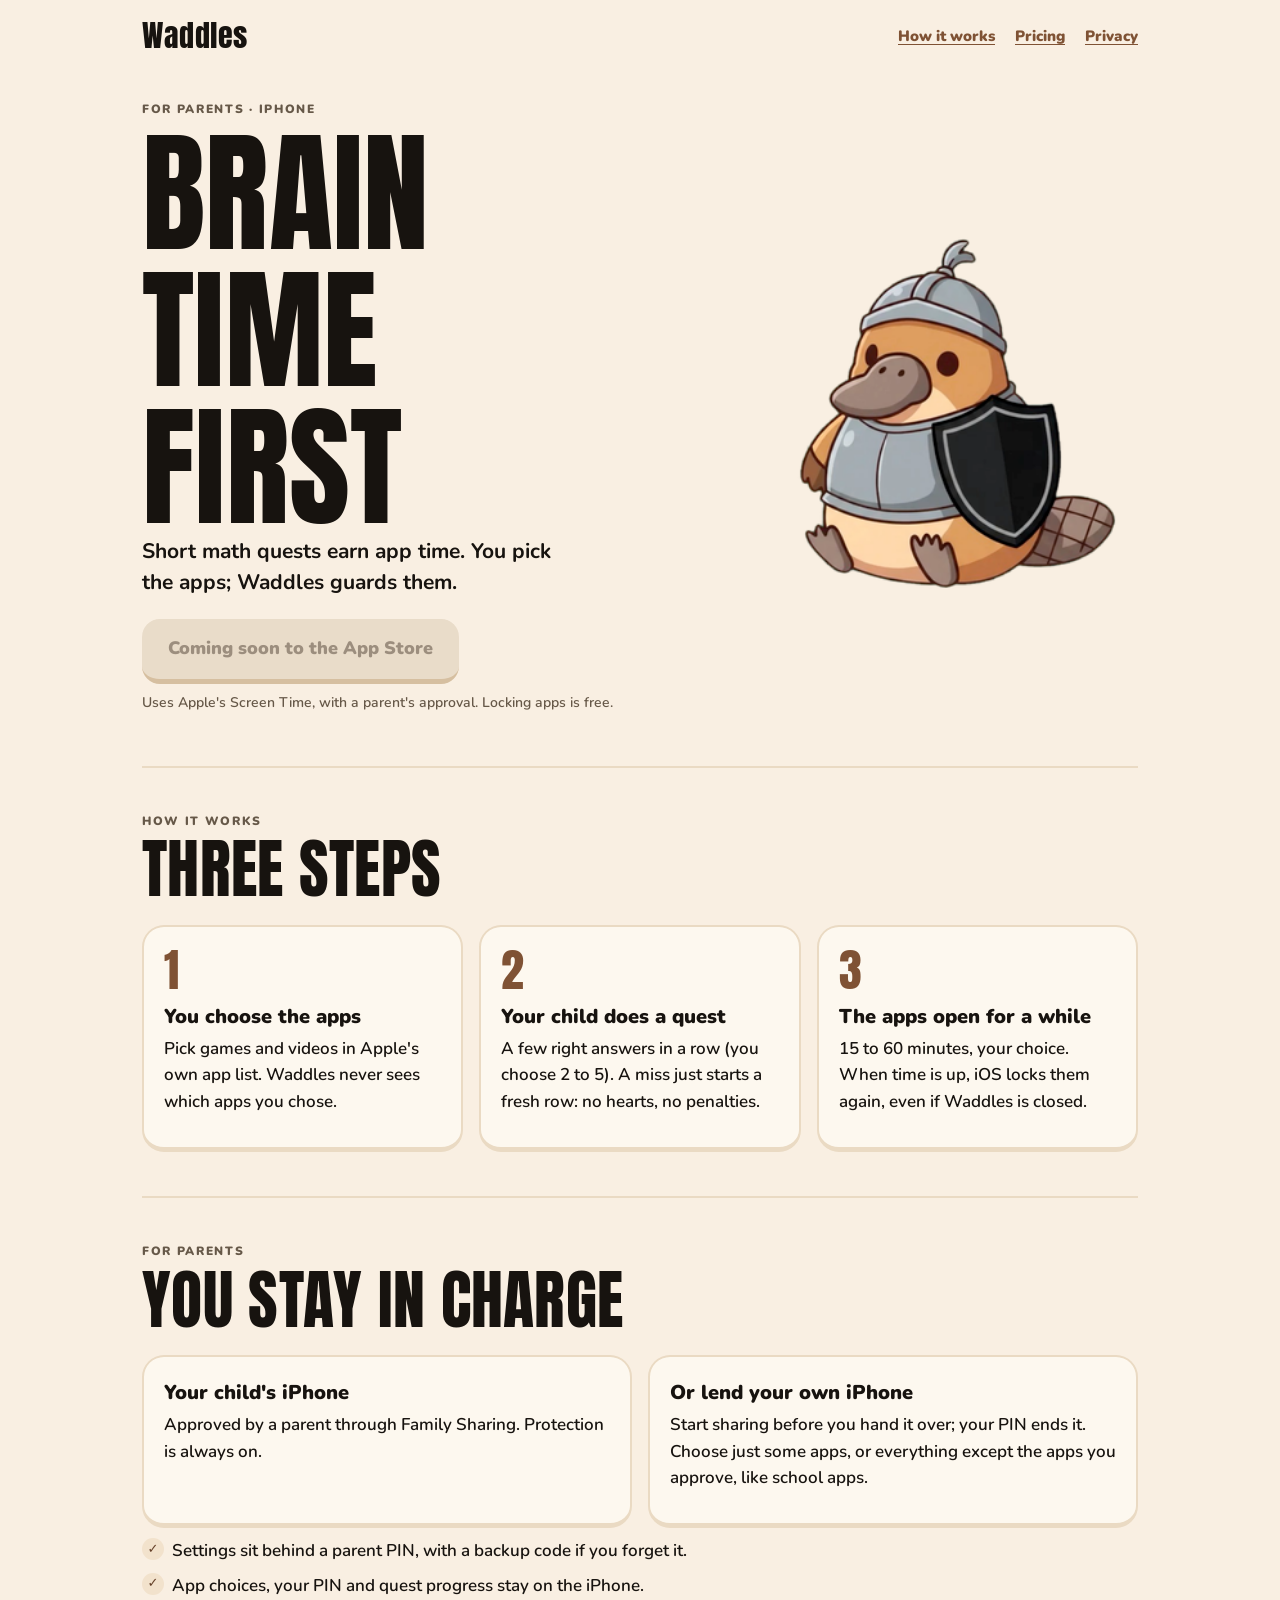
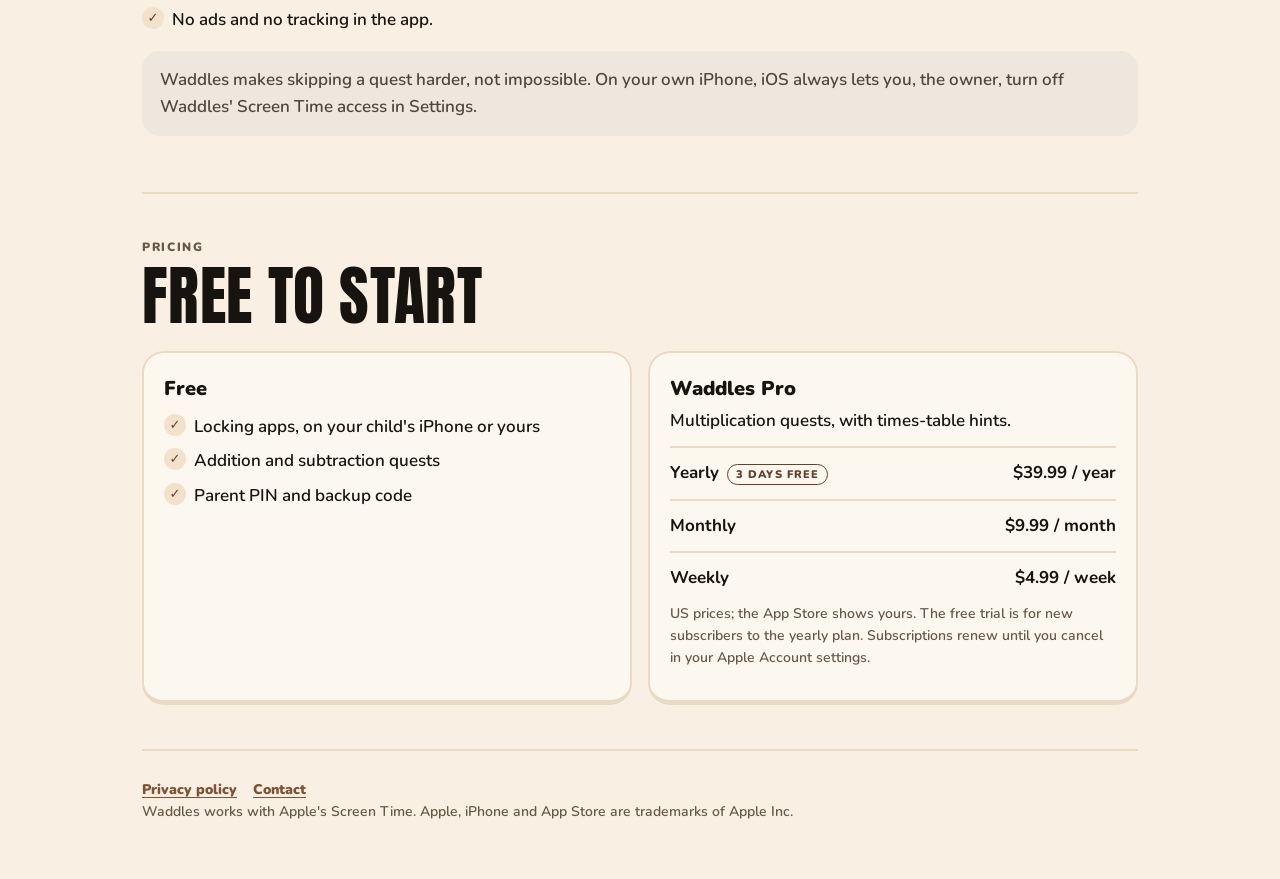
<file: index.html>
<!doctype html>
<html lang="en">
<head>
  <meta charset="utf-8">
  <meta name="viewport" content="width=device-width, initial-scale=1">
  <title>Waddles · Brain time first</title>
  <meta name="description" content="Short math quests earn app time. Parents pick the apps; Waddles guards them with Apple's Screen Time. No ads, no tracking in the app.">
  <meta property="og:title" content="Waddles · Brain time first">
  <meta property="og:description" content="Short math quests earn app time. Parents pick the apps; Waddles guards them.">
  <meta property="og:image" content="knight.png">
  <link rel="icon" href="knight.png">
  <link rel="stylesheet" href="style.css">
</head>
<body>
  <div class="wrap">
    <header class="top">
      <a class="brand" href="./">Waddles</a>
      <nav><a class="wide" href="#how">How it works</a><a href="#pricing">Pricing</a><a href="privacy.html">Privacy</a></nav>
    </header>

    <main>
      <div class="hero">
        <div>
          <p class="tag">For parents · iPhone</p>
          <h1>Brain<br>time<br>first</h1>
          <p class="lead">Short math quests earn app time. You pick the apps; Waddles guards them.</p>
          <a class="cta" data-app-store href="#">Get Waddles on the App Store</a>
          <p class="fine">Uses Apple's Screen Time, with a parent's approval. Locking apps is free.</p>
        </div>
        <img src="knight.png" width="360" height="360" alt="Waddles the platypus in armour, holding a black shield">
      </div>

      <section id="how" aria-labelledby="how-title">
        <p class="tag">How it works</p>
        <h2 id="how-title">Three steps</h2>
        <div class="cards">
          <div class="card"><span class="num" aria-hidden="true">1</span><h3>You choose the apps</h3><p>Pick games and videos in Apple's own app list. Waddles never sees which apps you chose.</p></div>
          <div class="card"><span class="num" aria-hidden="true">2</span><h3>Your child does a quest</h3><p>A few right answers in a row (you choose 2 to 5). A miss just starts a fresh row: no hearts, no penalties.</p></div>
          <div class="card"><span class="num" aria-hidden="true">3</span><h3>The apps open for a while</h3><p>15 to 60 minutes, your choice. When time is up, iOS locks them again, even if Waddles is closed.</p></div>
        </div>
      </section>

      <section aria-labelledby="parents-title">
        <p class="tag">For parents</p>
        <h2 id="parents-title">You stay in charge</h2>
        <div class="split">
          <div class="card">
            <h3>Your child's iPhone</h3>
            <p>Approved by a parent through Family Sharing. Protection is always on.</p>
          </div>
          <div class="card">
            <h3>Or lend your own iPhone</h3>
            <p>Start sharing before you hand it over; your PIN ends it. Choose just some apps, or everything except the apps you approve, like school apps.</p>
          </div>
        </div>
        <ul class="ticks">
          <li>Settings sit behind a parent PIN, with a backup code if you forget it.</li>
          <li>App choices, your PIN and quest progress stay on the iPhone.</li>
          <li>No ads and no tracking in the app.</li>
        </ul>
        <p class="honest">Waddles makes skipping a quest harder, not impossible. On your own iPhone, iOS always lets you, the owner, turn off Waddles' Screen Time access in Settings.</p>
      </section>

      <section id="pricing" aria-labelledby="pricing-title">
        <p class="tag">Pricing</p>
        <h2 id="pricing-title">Free to start</h2>
        <div class="split">
          <div class="card">
            <h3>Free</h3>
            <ul class="ticks">
              <li>Locking apps, on your child's iPhone or yours</li>
              <li>Addition and subtraction quests</li>
              <li>Parent PIN and backup code</li>
            </ul>
          </div>
          <div class="card">
            <h3>Waddles Pro</h3>
            <p>Multiplication quests, with times-table hints.</p>
            <div class="plans">
              <div class="plan"><span>Yearly<span class="pill">3 days free</span></span><span>$39.99 / year</span></div>
              <div class="plan"><span>Monthly</span><span>$9.99 / month</span></div>
              <div class="plan"><span>Weekly</span><span>$4.99 / week</span></div>
            </div>
            <p class="fine">US prices; the App Store shows yours. The free trial is for new subscribers to the yearly plan. Subscriptions renew until you cancel in your Apple Account settings.</p>
          </div>
        </div>
      </section>
    </main>

    <footer>
      <a href="privacy.html">Privacy policy</a><a href="mailto:waddles.app.help@gmail.com">Contact</a>
      <p>Waddles works with Apple's Screen Time. Apple, iPhone and App Store are trademarks of Apple Inc.</p>
    </footer>
  </div>
  <script src="site.js"></script>
</body>
</html>
</file>
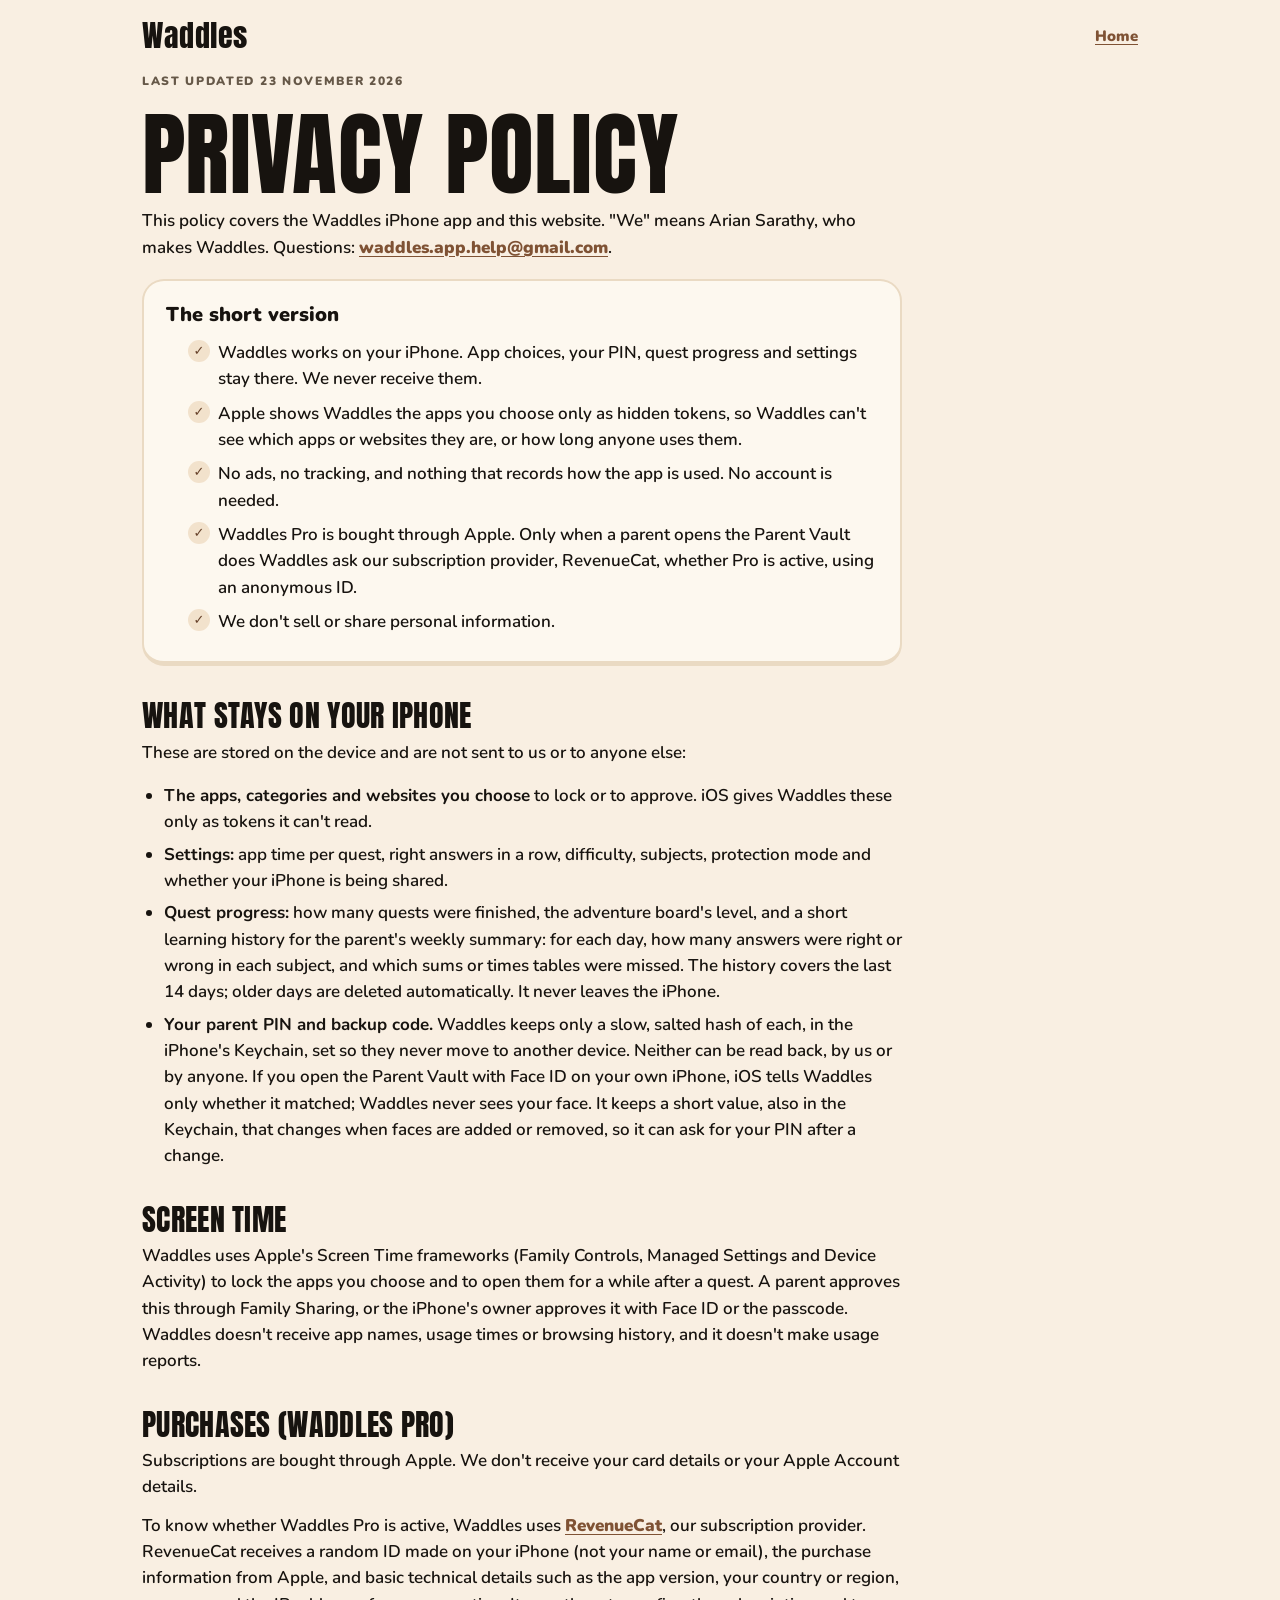
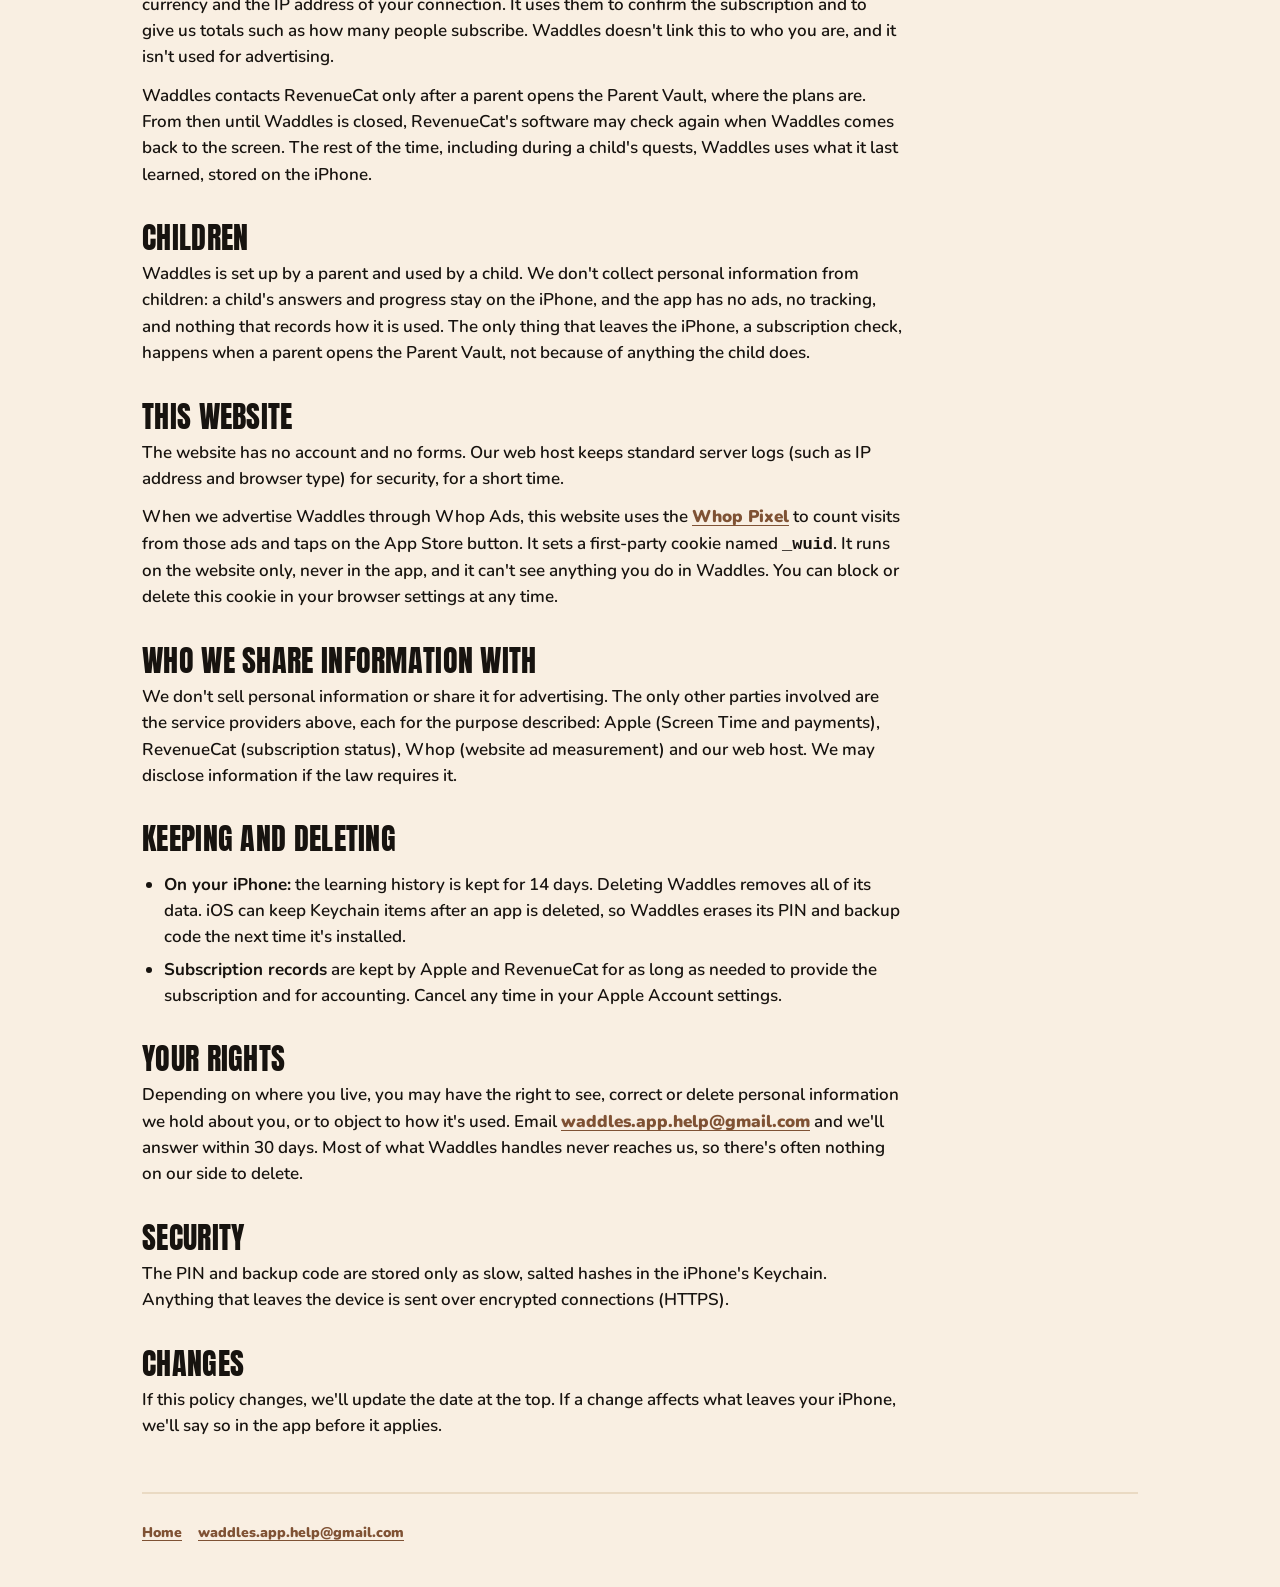
<file: privacy.html>
<!doctype html>
<html lang="en">
<head>
  <meta charset="utf-8">
  <meta name="viewport" content="width=device-width, initial-scale=1">
  <title>Privacy policy · Waddles</title>
  <meta name="description" content="What Waddles keeps, where, and why. Most of it never leaves your iPhone.">
  <link rel="icon" href="knight.png">
  <link rel="stylesheet" href="style.css">
</head>
<body>
  <div class="wrap">
    <header class="top">
      <a class="brand" href="./">Waddles</a>
      <nav><a href="./">Home</a></nav>
    </header>

    <main class="doc">
      <p class="tag">Last updated 23 November 2026</p>
      <h1>Privacy policy</h1>
      <p>This policy covers the Waddles iPhone app and this website. "We" means Arian Sarathy, who makes Waddles. Questions: <a href="mailto:waddles.app.help@gmail.com">waddles.app.help@gmail.com</a>.</p>

      <div class="summary">
        <h3>The short version</h3>
        <ul class="ticks">
          <li>Waddles works on your iPhone. App choices, your PIN, quest progress and settings stay there. We never receive them.</li>
          <li>Apple shows Waddles the apps you choose only as hidden tokens, so Waddles can't see which apps or websites they are, or how long anyone uses them.</li>
          <li>No ads, no tracking, and nothing that records how the app is used. No account is needed.</li>
          <li>Waddles Pro is bought through Apple. Only when a parent opens the Parent Vault does Waddles ask our subscription provider, RevenueCat, whether Pro is active, using an anonymous ID.</li>
          <li>We don't sell or share personal information.</li>
        </ul>
      </div>

      <h2>What stays on your iPhone</h2>
      <p>These are stored on the device and are not sent to us or to anyone else:</p>
      <ul>
        <li><b>The apps, categories and websites you choose</b> to lock or to approve. iOS gives Waddles these only as tokens it can't read.</li>
        <li><b>Settings:</b> app time per quest, right answers in a row, difficulty, subjects, protection mode and whether your iPhone is being shared.</li>
        <li><b>Quest progress:</b> how many quests were finished, the adventure board's level, and a short learning history for the parent's weekly summary: for each day, how many answers were right or wrong in each subject, and which sums or times tables were missed. The history covers the last 14 days; older days are deleted automatically. It never leaves the iPhone.</li>
        <li><b>Your parent PIN and backup code.</b> Waddles keeps only a slow, salted hash of each, in the iPhone's Keychain, set so they never move to another device. Neither can be read back, by us or by anyone. If you open the Parent Vault with Face ID on your own iPhone, iOS tells Waddles only whether it matched; Waddles never sees your face. It keeps a short value, also in the Keychain, that changes when faces are added or removed, so it can ask for your PIN after a change.</li>
      </ul>

      <h2>Screen Time</h2>
      <p>Waddles uses Apple's Screen Time frameworks (Family Controls, Managed Settings and Device Activity) to lock the apps you choose and to open them for a while after a quest. A parent approves this through Family Sharing, or the iPhone's owner approves it with Face ID or the passcode. Waddles doesn't receive app names, usage times or browsing history, and it doesn't make usage reports.</p>

      <h2>Purchases (Waddles Pro)</h2>
      <p>Subscriptions are bought through Apple. We don't receive your card details or your Apple Account details.</p>
      <p>To know whether Waddles Pro is active, Waddles uses <a href="https://www.revenuecat.com/privacy">RevenueCat</a>, our subscription provider. RevenueCat receives a random ID made on your iPhone (not your name or email), the purchase information from Apple, and basic technical details such as the app version, your country or region, currency and the IP address of your connection. It uses them to confirm the subscription and to give us totals such as how many people subscribe. Waddles doesn't link this to who you are, and it isn't used for advertising.</p>
      <p>Waddles contacts RevenueCat only after a parent opens the Parent Vault, where the plans are. From then until Waddles is closed, RevenueCat's software may check again when Waddles comes back to the screen. The rest of the time, including during a child's quests, Waddles uses what it last learned, stored on the iPhone.</p>

      <h2>Children</h2>
      <p>Waddles is set up by a parent and used by a child. We don't collect personal information from children: a child's answers and progress stay on the iPhone, and the app has no ads, no tracking, and nothing that records how it is used. The only thing that leaves the iPhone, a subscription check, happens when a parent opens the Parent Vault, not because of anything the child does.</p>

      <h2>This website</h2>
      <p>The website has no account and no forms. Our web host keeps standard server logs (such as IP address and browser type) for security, for a short time.</p>
      <p>When we advertise Waddles through Whop Ads, this website uses the <a href="https://whop.com/privacy">Whop Pixel</a> to count visits from those ads and taps on the App Store button. It sets a first-party cookie named <code>_wuid</code>. It runs on the website only, never in the app, and it can't see anything you do in Waddles. You can block or delete this cookie in your browser settings at any time.</p>

      <h2>Who we share information with</h2>
      <p>We don't sell personal information or share it for advertising. The only other parties involved are the service providers above, each for the purpose described: Apple (Screen Time and payments), RevenueCat (subscription status), Whop (website ad measurement) and our web host. We may disclose information if the law requires it.</p>

      <h2>Keeping and deleting</h2>
      <ul>
        <li><b>On your iPhone:</b> the learning history is kept for 14 days. Deleting Waddles removes all of its data. iOS can keep Keychain items after an app is deleted, so Waddles erases its PIN and backup code the next time it's installed.</li>
        <li><b>Subscription records</b> are kept by Apple and RevenueCat for as long as needed to provide the subscription and for accounting. Cancel any time in your Apple Account settings.</li>
      </ul>

      <h2>Your rights</h2>
      <p>Depending on where you live, you may have the right to see, correct or delete personal information we hold about you, or to object to how it's used. Email <a href="mailto:waddles.app.help@gmail.com">waddles.app.help@gmail.com</a> and we'll answer within 30 days. Most of what Waddles handles never reaches us, so there's often nothing on our side to delete.</p>

      <h2>Security</h2>
      <p>The PIN and backup code are stored only as slow, salted hashes in the iPhone's Keychain. Anything that leaves the device is sent over encrypted connections (HTTPS).</p>

      <h2>Changes</h2>
      <p>If this policy changes, we'll update the date at the top. If a change affects what leaves your iPhone, we'll say so in the app before it applies.</p>
    </main>

    <footer>
      <a href="./">Home</a><a href="mailto:waddles.app.help@gmail.com">waddles.app.help@gmail.com</a>
    </footer>
  </div>
  <script src="site.js"></script>
</body>
</html>
</file>
<file: style.css>
/* Waddles website. Same Cocoa palette and type as the app. Fonts are self-hosted, so no visitor data goes to a font service. */
@font-face { font-family: Anton; src: url(Anton-Regular.ttf) format("truetype"); font-display: swap; }
@font-face { font-family: Nunito; font-weight: 600; src: url(Nunito-SemiBold.ttf) format("truetype"); font-display: swap; }
@font-face { font-family: Nunito; font-weight: 700; src: url(Nunito-Bold.ttf) format("truetype"); font-display: swap; }
@font-face { font-family: Nunito; font-weight: 900; src: url(Nunito-Black.ttf) format("truetype"); font-display: swap; }

:root {
  --paper: #F9EFE2; --card: #FDF8EF; --edge: #EADAC3; --edge-strong: #D6BFA0;
  --ink: #17130F; --muted: #665848; --accent: #7F5234; --accent-dark: #66412A; --tint: #F2E2CC;
  --calm: #EEE7DD; --calm-ink: #4F463E;
}
* { box-sizing: border-box; }
html { background: var(--paper); color: var(--ink); font: 600 17px/1.55 Nunito, system-ui, sans-serif; -webkit-text-size-adjust: 100%; }
body { margin: 0; }
a { color: var(--accent); font-weight: 900; text-underline-offset: 3px; }
a:focus-visible, button:focus-visible { outline: 3px solid var(--accent); outline-offset: 3px; border-radius: 8px; }
img { max-width: 100%; height: auto; }

.wrap { max-width: 1040px; margin: 0 auto; padding: 0 22px; }
header.top { display: flex; align-items: center; justify-content: space-between; min-height: 72px; }
.brand { font: 400 30px/1 Anton, Impact, sans-serif; letter-spacing: .5px; color: var(--ink); text-decoration: none; }
nav a { margin-left: 20px; font-size: 15px; white-space: nowrap; }

.tag { font-weight: 900; font-size: 12px; letter-spacing: .14em; text-transform: uppercase; color: var(--muted); margin: 0 0 6px; }
h1, h2 { font-family: Anton, Impact, sans-serif; font-weight: 400; text-transform: uppercase; line-height: 1.04; margin: 0; letter-spacing: .3px; }
h1 { font-size: clamp(64px, 12vw, 132px); }
h2 { font-size: clamp(40px, 6vw, 64px); }
h3 { font-weight: 900; font-size: 20px; margin: 0 0 4px; }
p { margin: 0 0 12px; }
.lead { font-weight: 700; font-size: 21px; line-height: 1.45; max-width: 34ch; }
.fine { font-size: 14px; color: var(--muted); }

.hero { display: grid; grid-template-columns: 1.2fr .8fr; align-items: center; gap: 24px; padding: 28px 0 40px; }
.hero img { width: min(360px, 100%); justify-self: center; }
.cta { display: inline-flex; align-items: center; gap: 10px; background: var(--accent); color: #fff; text-decoration: none; font-weight: 900; font-size: 18px;
  padding: 16px 26px; border-radius: 18px; border-bottom: 5px solid var(--accent-dark); margin: 10px 0 8px; }
.cta:active { transform: translateY(2px); border-bottom-width: 3px; }
.cta[aria-disabled="true"] { background: #E9DCC9; color: #9C8E7E; border-bottom-color: #D6BFA0; pointer-events: none; }

section { padding: 44px 0; border-top: 2px solid var(--edge); }
.cards { display: grid; grid-template-columns: repeat(3, 1fr); gap: 16px; margin-top: 22px; }
.card { background: var(--card); border: 2px solid var(--edge); border-bottom-width: 5px; border-radius: 22px; padding: 20px; }
.num { font: 400 46px/1 Anton, Impact, sans-serif; color: var(--accent); display: block; margin-bottom: 8px; }
.split { display: grid; grid-template-columns: 1fr 1fr; gap: 16px; margin-top: 22px; }
ul.ticks { list-style: none; padding: 0; margin: 10px 0 0; }
ul.ticks li { padding-left: 30px; position: relative; margin: 8px 0; }
ul.ticks li::before { content: "✓"; position: absolute; left: 0; top: 0; width: 22px; height: 22px; border-radius: 50%; background: var(--tint); color: var(--accent-dark); font-weight: 900; font-size: 13px; display: grid; place-items: center; }
.plans { display: grid; gap: 0; margin-top: 12px; }
.plan { display: flex; justify-content: space-between; gap: 12px; padding: 12px 0; border-top: 2px solid var(--edge); font-weight: 700; }
.pill { font-weight: 900; font-size: 11px; letter-spacing: .1em; text-transform: uppercase; color: var(--accent-dark); border: 1.5px solid var(--accent-dark); border-radius: 99px; padding: 2px 8px; margin-left: 8px; }
.honest { background: var(--calm); color: var(--calm-ink); border-radius: 18px; padding: 16px 18px; margin-top: 18px; }

footer { border-top: 2px solid var(--edge); padding: 28px 0 44px; font-size: 14px; color: var(--muted); }
footer a { margin-right: 16px; }

/* Privacy policy */
.doc { max-width: 760px; padding-bottom: 40px; }
.doc h1 { font-size: clamp(52px, 9vw, 92px); margin: 16px 0 6px; }
.doc h2 { font-size: 30px; margin: 34px 0 8px; }
.doc ul { padding-left: 22px; }
.doc li { margin: 6px 0; }
.summary { background: var(--card); border: 2px solid var(--edge); border-bottom-width: 5px; border-radius: 22px; padding: 18px 22px; margin: 18px 0; }

@media (max-width: 760px) {
  .hero, .split, .cards { grid-template-columns: 1fr; }
  .hero img { width: 220px; order: -1; }
}
@media (max-width: 480px) { nav a { margin-left: 14px; } nav .wide { display: none; } }
@media (prefers-reduced-motion: reduce) { * { transition: none !important; } }
</file>
